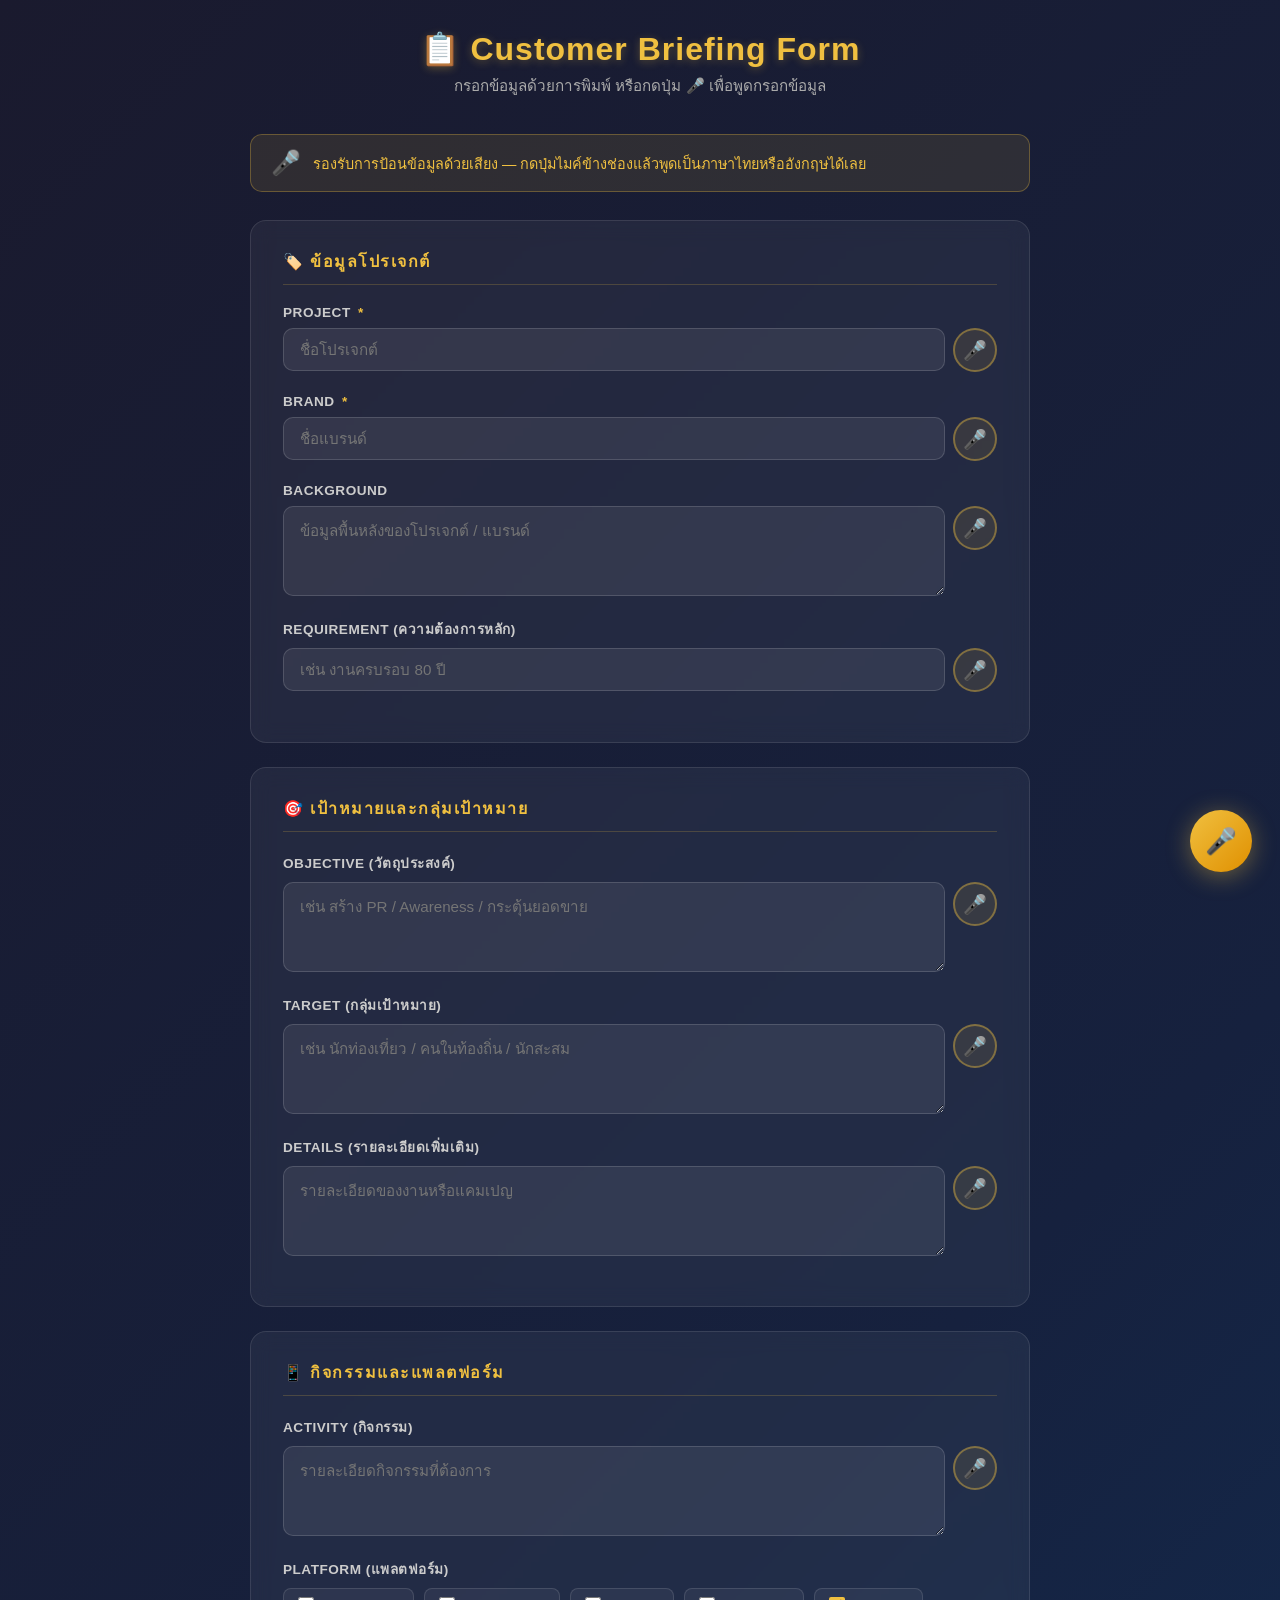
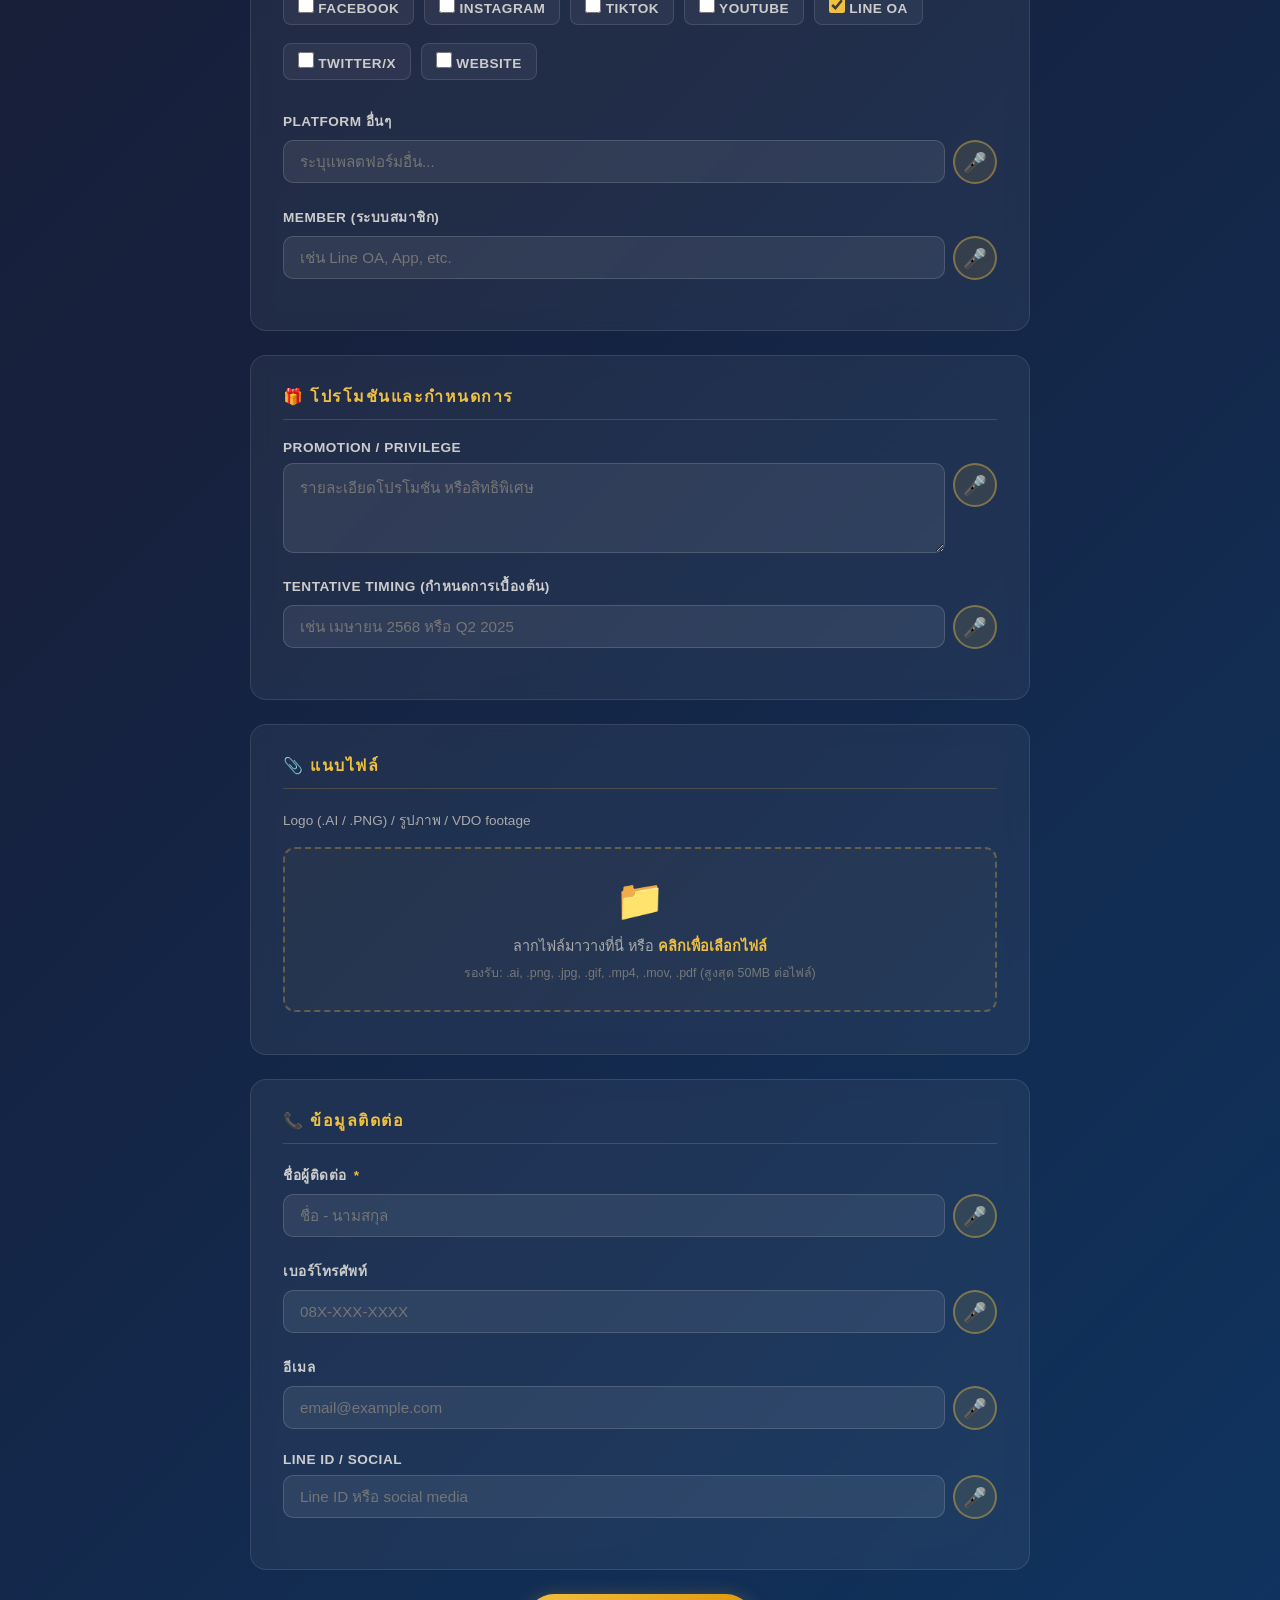
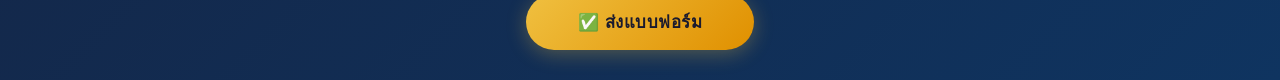
<file: customer-briefing-form.html>
<!DOCTYPE html>
<html lang="th">
<head>
  <meta charset="UTF-8" />
  <meta name="viewport" content="width=device-width, initial-scale=1.0"/>
  <title>Customer Briefing Form</title>
  <style>
    * { box-sizing: border-box; margin: 0; padding: 0; }

    body {
      font-family: 'Sarabun', 'Segoe UI', sans-serif;
      background: linear-gradient(135deg, #1a1a2e 0%, #16213e 50%, #0f3460 100%);
      min-height: 100vh;
      padding: 30px 16px;
      color: #e0e0e0;
    }

    .container {
      max-width: 780px;
      margin: 0 auto;
    }

    .header {
      text-align: center;
      margin-bottom: 36px;
    }

    .header h1 {
      font-size: 2rem;
      font-weight: 700;
      color: #f0c040;
      letter-spacing: 1px;
      text-shadow: 0 2px 8px rgba(240,192,64,0.3);
    }

    .header p {
      color: #aaa;
      margin-top: 6px;
      font-size: 0.95rem;
    }

    .voice-banner {
      background: rgba(240,192,64,0.1);
      border: 1px solid rgba(240,192,64,0.3);
      border-radius: 12px;
      padding: 14px 20px;
      margin-bottom: 28px;
      display: flex;
      align-items: center;
      gap: 12px;
      font-size: 0.9rem;
      color: #f0c040;
    }

    .voice-banner span.icon { font-size: 1.5rem; }

    .card {
      background: rgba(255,255,255,0.05);
      border: 1px solid rgba(255,255,255,0.1);
      border-radius: 16px;
      padding: 28px 32px;
      margin-bottom: 24px;
      backdrop-filter: blur(10px);
    }

    .card-title {
      font-size: 1rem;
      font-weight: 700;
      color: #f0c040;
      text-transform: uppercase;
      letter-spacing: 1.5px;
      margin-bottom: 20px;
      padding-bottom: 10px;
      border-bottom: 1px solid rgba(240,192,64,0.2);
    }

    .field-group {
      margin-bottom: 22px;
    }

    .field-group label {
      display: block;
      font-size: 0.85rem;
      font-weight: 600;
      color: #ccc;
      margin-bottom: 8px;
      text-transform: uppercase;
      letter-spacing: 0.5px;
    }

    .field-group label .required {
      color: #f0c040;
      margin-left: 3px;
    }

    .input-wrap {
      position: relative;
      display: flex;
      align-items: flex-start;
      gap: 8px;
    }

    input[type="text"],
    input[type="tel"],
    input[type="email"],
    input[type="date"],
    textarea,
    select {
      width: 100%;
      background: rgba(255,255,255,0.07);
      border: 1px solid rgba(255,255,255,0.15);
      border-radius: 10px;
      padding: 12px 16px;
      color: #e0e0e0;
      font-size: 0.95rem;
      font-family: inherit;
      transition: border-color 0.2s, background 0.2s;
      outline: none;
      resize: vertical;
    }

    input[type="text"]:focus,
    input[type="tel"]:focus,
    input[type="email"]:focus,
    input[type="date"]:focus,
    textarea:focus,
    select:focus {
      border-color: #f0c040;
      background: rgba(240,192,64,0.07);
    }

    input[type="text"].listening,
    textarea.listening {
      border-color: #e74c3c;
      background: rgba(231,76,60,0.07);
      animation: pulse-border 1s infinite;
    }

    @keyframes pulse-border {
      0%, 100% { border-color: #e74c3c; box-shadow: 0 0 0 0 rgba(231,76,60,0.3); }
      50% { border-color: #ff6b6b; box-shadow: 0 0 0 4px rgba(231,76,60,0.1); }
    }

    textarea { min-height: 90px; }

    select option { background: #1a1a2e; color: #e0e0e0; }

    /* Mic button */
    .mic-btn {
      flex-shrink: 0;
      width: 44px;
      height: 44px;
      border-radius: 50%;
      border: 2px solid rgba(240,192,64,0.4);
      background: rgba(240,192,64,0.1);
      color: #f0c040;
      font-size: 1.2rem;
      cursor: pointer;
      display: flex;
      align-items: center;
      justify-content: center;
      transition: all 0.2s;
      margin-top: 0;
    }

    .mic-btn:hover {
      background: rgba(240,192,64,0.2);
      border-color: #f0c040;
    }

    .mic-btn.active {
      background: rgba(231,76,60,0.25);
      border-color: #e74c3c;
      color: #e74c3c;
      animation: mic-pulse 1s infinite;
    }

    @keyframes mic-pulse {
      0%, 100% { transform: scale(1); }
      50% { transform: scale(1.1); }
    }

    .mic-btn.textarea-mic {
      margin-top: 0;
    }

    /* Status chip */
    .status-chip {
      display: none;
      align-items: center;
      gap: 6px;
      font-size: 0.75rem;
      color: #e74c3c;
      margin-top: 4px;
      padding-left: 4px;
    }

    .status-chip.visible {
      display: flex;
    }

    .dot {
      width: 7px; height: 7px;
      border-radius: 50%;
      background: #e74c3c;
      animation: blink 1s infinite;
    }

    @keyframes blink {
      0%, 100% { opacity: 1; }
      50% { opacity: 0.2; }
    }

    /* Checkbox group */
    .checkbox-group {
      display: flex;
      flex-wrap: wrap;
      gap: 10px;
    }

    .checkbox-label {
      display: flex;
      align-items: center;
      gap: 8px;
      cursor: pointer;
      background: rgba(255,255,255,0.05);
      border: 1px solid rgba(255,255,255,0.12);
      border-radius: 8px;
      padding: 8px 14px;
      font-size: 0.88rem;
      transition: all 0.2s;
    }

    .checkbox-label:hover {
      border-color: rgba(240,192,64,0.4);
      background: rgba(240,192,64,0.07);
    }

    .checkbox-label input[type="checkbox"] {
      accent-color: #f0c040;
      width: 16px;
      height: 16px;
    }

    /* File upload */
    .file-upload-area {
      border: 2px dashed rgba(240,192,64,0.3);
      border-radius: 12px;
      padding: 28px;
      text-align: center;
      cursor: pointer;
      transition: all 0.2s;
      background: rgba(240,192,64,0.03);
    }

    .file-upload-area:hover {
      border-color: #f0c040;
      background: rgba(240,192,64,0.07);
    }

    .file-upload-area.drag-over {
      border-color: #f0c040;
      background: rgba(240,192,64,0.12);
    }

    .file-upload-area .icon { font-size: 2.5rem; margin-bottom: 10px; }
    .file-upload-area p { font-size: 0.9rem; color: #aaa; margin-bottom: 6px; }
    .file-upload-area small { color: #777; font-size: 0.78rem; }

    #fileInput { display: none; }

    .file-list { margin-top: 14px; }
    .file-item {
      display: flex;
      align-items: center;
      justify-content: space-between;
      background: rgba(255,255,255,0.06);
      border-radius: 8px;
      padding: 9px 14px;
      margin-top: 8px;
      font-size: 0.85rem;
    }

    .file-item span { color: #ccc; }
    .file-remove {
      cursor: pointer;
      color: #e74c3c;
      font-size: 1rem;
      background: none;
      border: none;
      padding: 0 4px;
    }

    /* Submit */
    .submit-section {
      text-align: center;
      margin-top: 10px;
    }

    .btn-submit {
      background: linear-gradient(135deg, #f0c040, #e09000);
      color: #1a1a2e;
      border: none;
      border-radius: 50px;
      padding: 15px 52px;
      font-size: 1.05rem;
      font-weight: 700;
      font-family: inherit;
      cursor: pointer;
      letter-spacing: 0.5px;
      transition: all 0.2s;
      box-shadow: 0 4px 20px rgba(240,192,64,0.3);
    }

    .btn-submit:hover {
      transform: translateY(-2px);
      box-shadow: 0 6px 28px rgba(240,192,64,0.45);
    }

    /* Global mic button */
    .global-mic {
      position: fixed;
      bottom: 28px;
      right: 28px;
      width: 62px;
      height: 62px;
      border-radius: 50%;
      background: linear-gradient(135deg, #f0c040, #e09000);
      color: #1a1a2e;
      font-size: 1.6rem;
      border: none;
      cursor: pointer;
      display: flex;
      align-items: center;
      justify-content: center;
      box-shadow: 0 4px 24px rgba(240,192,64,0.4);
      z-index: 999;
      transition: all 0.2s;
    }

    .global-mic:hover { transform: scale(1.08); }
    .global-mic.active {
      background: linear-gradient(135deg, #e74c3c, #c0392b);
      box-shadow: 0 4px 24px rgba(231,76,60,0.5);
      animation: mic-pulse 1s infinite;
    }

    .global-mic-label {
      position: fixed;
      bottom: 100px;
      right: 20px;
      background: rgba(30,30,50,0.95);
      color: #f0c040;
      font-size: 0.78rem;
      border-radius: 8px;
      padding: 6px 12px;
      display: none;
      white-space: nowrap;
      border: 1px solid rgba(240,192,64,0.3);
      z-index: 998;
    }

    .global-mic-label.show { display: block; }

    /* Toast */
    .toast {
      position: fixed;
      top: 24px;
      left: 50%;
      transform: translateX(-50%) translateY(-80px);
      background: rgba(30,30,50,0.97);
      color: #e0e0e0;
      border: 1px solid rgba(240,192,64,0.3);
      border-radius: 12px;
      padding: 12px 24px;
      font-size: 0.9rem;
      z-index: 9999;
      transition: transform 0.3s ease;
      white-space: nowrap;
      max-width: 90vw;
      white-space: normal;
      text-align: center;
    }

    .toast.show {
      transform: translateX(-50%) translateY(0);
    }

    .toast.success { border-color: rgba(46,204,113,0.5); color: #2ecc71; }
    .toast.error { border-color: rgba(231,76,60,0.5); color: #e74c3c; }

    @media (max-width: 600px) {
      .card { padding: 20px 18px; }
      .header h1 { font-size: 1.5rem; }
    }
  </style>
</head>
<body>

<div class="container">
  <div class="header">
    <h1>📋 Customer Briefing Form</h1>
    <p>กรอกข้อมูลด้วยการพิมพ์ หรือกดปุ่ม 🎤 เพื่อพูดกรอกข้อมูล</p>
  </div>

  <div class="voice-banner">
    <span class="icon">🎤</span>
    <span>รองรับการป้อนข้อมูลด้วยเสียง — กดปุ่มไมค์ข้างช่องแล้วพูดเป็นภาษาไทยหรืออังกฤษได้เลย</span>
  </div>

  <form id="briefingForm" novalidate>

    <!-- Section 1: Project Info -->
    <div class="card">
      <div class="card-title">🏷️ ข้อมูลโปรเจกต์</div>

      <div class="field-group">
        <label>Project <span class="required">*</span></label>
        <div class="input-wrap">
          <input type="text" id="project" name="project" placeholder="ชื่อโปรเจกต์" />
          <button type="button" class="mic-btn" data-target="project" title="พูดกรอกข้อมูล">🎤</button>
        </div>
        <div class="status-chip" id="status-project"><div class="dot"></div> กำลังฟัง...</div>
      </div>

      <div class="field-group">
        <label>Brand <span class="required">*</span></label>
        <div class="input-wrap">
          <input type="text" id="brand" name="brand" placeholder="ชื่อแบรนด์" />
          <button type="button" class="mic-btn" data-target="brand" title="พูดกรอกข้อมูล">🎤</button>
        </div>
        <div class="status-chip" id="status-brand"><div class="dot"></div> กำลังฟัง...</div>
      </div>

      <div class="field-group">
        <label>Background</label>
        <div class="input-wrap">
          <textarea id="background" name="background" placeholder="ข้อมูลพื้นหลังของโปรเจกต์ / แบรนด์"></textarea>
          <button type="button" class="mic-btn textarea-mic" data-target="background" title="พูดกรอกข้อมูล">🎤</button>
        </div>
        <div class="status-chip" id="status-background"><div class="dot"></div> กำลังฟัง...</div>
      </div>

      <div class="field-group">
        <label>Requirement (ความต้องการหลัก)</label>
        <div class="input-wrap">
          <input type="text" id="requirement" name="requirement" placeholder="เช่น งานครบรอบ 80 ปี" />
          <button type="button" class="mic-btn" data-target="requirement" title="พูดกรอกข้อมูล">🎤</button>
        </div>
        <div class="status-chip" id="status-requirement"><div class="dot"></div> กำลังฟัง...</div>
      </div>
    </div>

    <!-- Section 2: Strategy -->
    <div class="card">
      <div class="card-title">🎯 เป้าหมายและกลุ่มเป้าหมาย</div>

      <div class="field-group">
        <label>Objective (วัตถุประสงค์)</label>
        <div class="input-wrap">
          <textarea id="objective" name="objective" placeholder="เช่น สร้าง PR / Awareness / กระตุ้นยอดขาย"></textarea>
          <button type="button" class="mic-btn textarea-mic" data-target="objective" title="พูดกรอกข้อมูล">🎤</button>
        </div>
        <div class="status-chip" id="status-objective"><div class="dot"></div> กำลังฟัง...</div>
      </div>

      <div class="field-group">
        <label>Target (กลุ่มเป้าหมาย)</label>
        <div class="input-wrap">
          <textarea id="target" name="target" placeholder="เช่น นักท่องเที่ยว / คนในท้องถิ่น / นักสะสม"></textarea>
          <button type="button" class="mic-btn textarea-mic" data-target="target" title="พูดกรอกข้อมูล">🎤</button>
        </div>
        <div class="status-chip" id="status-target"><div class="dot"></div> กำลังฟัง...</div>
      </div>

      <div class="field-group">
        <label>Details (รายละเอียดเพิ่มเติม)</label>
        <div class="input-wrap">
          <textarea id="details" name="details" placeholder="รายละเอียดของงานหรือแคมเปญ"></textarea>
          <button type="button" class="mic-btn textarea-mic" data-target="details" title="พูดกรอกข้อมูล">🎤</button>
        </div>
        <div class="status-chip" id="status-details"><div class="dot"></div> กำลังฟัง...</div>
      </div>
    </div>

    <!-- Section 3: Activity & Platform -->
    <div class="card">
      <div class="card-title">📱 กิจกรรมและแพลตฟอร์ม</div>

      <div class="field-group">
        <label>Activity (กิจกรรม)</label>
        <div class="input-wrap">
          <textarea id="activity" name="activity" placeholder="รายละเอียดกิจกรรมที่ต้องการ"></textarea>
          <button type="button" class="mic-btn textarea-mic" data-target="activity" title="พูดกรอกข้อมูล">🎤</button>
        </div>
        <div class="status-chip" id="status-activity"><div class="dot"></div> กำลังฟัง...</div>
      </div>

      <div class="field-group">
        <label>Platform (แพลตฟอร์ม)</label>
        <div class="checkbox-group">
          <label class="checkbox-label"><input type="checkbox" name="platform" value="Facebook" /> Facebook</label>
          <label class="checkbox-label"><input type="checkbox" name="platform" value="Instagram" /> Instagram</label>
          <label class="checkbox-label"><input type="checkbox" name="platform" value="TikTok" /> TikTok</label>
          <label class="checkbox-label"><input type="checkbox" name="platform" value="YouTube" /> YouTube</label>
          <label class="checkbox-label"><input type="checkbox" name="platform" value="Line OA" checked /> Line OA</label>
          <label class="checkbox-label"><input type="checkbox" name="platform" value="Twitter/X" /> Twitter/X</label>
          <label class="checkbox-label"><input type="checkbox" name="platform" value="Website" /> Website</label>
        </div>
      </div>

      <div class="field-group">
        <label>Platform อื่นๆ</label>
        <div class="input-wrap">
          <input type="text" id="platformOther" name="platformOther" placeholder="ระบุแพลตฟอร์มอื่น..." />
          <button type="button" class="mic-btn" data-target="platformOther" title="พูดกรอกข้อมูล">🎤</button>
        </div>
        <div class="status-chip" id="status-platformOther"><div class="dot"></div> กำลังฟัง...</div>
      </div>

      <div class="field-group">
        <label>Member (ระบบสมาชิก)</label>
        <div class="input-wrap">
          <input type="text" id="member" name="member" placeholder="เช่น Line OA, App, etc." />
          <button type="button" class="mic-btn" data-target="member" title="พูดกรอกข้อมูล">🎤</button>
        </div>
        <div class="status-chip" id="status-member"><div class="dot"></div> กำลังฟัง...</div>
      </div>
    </div>

    <!-- Section 4: Promotion & Timing -->
    <div class="card">
      <div class="card-title">🎁 โปรโมชันและกำหนดการ</div>

      <div class="field-group">
        <label>Promotion / Privilege</label>
        <div class="input-wrap">
          <textarea id="promotion" name="promotion" placeholder="รายละเอียดโปรโมชัน หรือสิทธิพิเศษ"></textarea>
          <button type="button" class="mic-btn textarea-mic" data-target="promotion" title="พูดกรอกข้อมูล">🎤</button>
        </div>
        <div class="status-chip" id="status-promotion"><div class="dot"></div> กำลังฟัง...</div>
      </div>

      <div class="field-group">
        <label>Tentative Timing (กำหนดการเบื้องต้น)</label>
        <div class="input-wrap">
          <input type="text" id="timing" name="timing" placeholder="เช่น เมษายน 2568 หรือ Q2 2025" />
          <button type="button" class="mic-btn" data-target="timing" title="พูดกรอกข้อมูล">🎤</button>
        </div>
        <div class="status-chip" id="status-timing"><div class="dot"></div> กำลังฟัง...</div>
      </div>
    </div>

    <!-- Section 5: File Upload -->
    <div class="card">
      <div class="card-title">📎 แนบไฟล์</div>
      <p style="font-size:0.85rem; color:#aaa; margin-bottom:16px;">Logo (.AI / .PNG) / รูปภาพ / VDO footage</p>

      <div class="file-upload-area" id="dropZone">
        <div class="icon">📁</div>
        <p>ลากไฟล์มาวางที่นี่ หรือ <strong style="color:#f0c040">คลิกเพื่อเลือกไฟล์</strong></p>
        <small>รองรับ: .ai, .png, .jpg, .gif, .mp4, .mov, .pdf (สูงสุด 50MB ต่อไฟล์)</small>
        <input type="file" id="fileInput" name="files" multiple accept=".ai,.png,.jpg,.jpeg,.gif,.mp4,.mov,.pdf,.svg" />
      </div>

      <div class="file-list" id="fileList"></div>
    </div>

    <!-- Section 6: Contact -->
    <div class="card">
      <div class="card-title">📞 ข้อมูลติดต่อ</div>

      <div class="field-group">
        <label>ชื่อผู้ติดต่อ <span class="required">*</span></label>
        <div class="input-wrap">
          <input type="text" id="contactName" name="contactName" placeholder="ชื่อ - นามสกุล" />
          <button type="button" class="mic-btn" data-target="contactName" title="พูดกรอกข้อมูล">🎤</button>
        </div>
        <div class="status-chip" id="status-contactName"><div class="dot"></div> กำลังฟัง...</div>
      </div>

      <div class="field-group">
        <label>เบอร์โทรศัพท์</label>
        <div class="input-wrap">
          <input type="tel" id="contactPhone" name="contactPhone" placeholder="08X-XXX-XXXX" />
          <button type="button" class="mic-btn" data-target="contactPhone" title="พูดกรอกข้อมูล">🎤</button>
        </div>
        <div class="status-chip" id="status-contactPhone"><div class="dot"></div> กำลังฟัง...</div>
      </div>

      <div class="field-group">
        <label>อีเมล</label>
        <div class="input-wrap">
          <input type="email" id="contactEmail" name="contactEmail" placeholder="email@example.com" />
          <button type="button" class="mic-btn" data-target="contactEmail" title="พูดกรอกข้อมูล">🎤</button>
        </div>
        <div class="status-chip" id="status-contactEmail"><div class="dot"></div> กำลังฟัง...</div>
      </div>

      <div class="field-group">
        <label>Line ID / Social</label>
        <div class="input-wrap">
          <input type="text" id="contactLine" name="contactLine" placeholder="Line ID หรือ social media" />
          <button type="button" class="mic-btn" data-target="contactLine" title="พูดกรอกข้อมูล">🎤</button>
        </div>
        <div class="status-chip" id="status-contactLine"><div class="dot"></div> กำลังฟัง...</div>
      </div>
    </div>

    <!-- Submit -->
    <div class="submit-section">
      <button type="submit" class="btn-submit">✅ ส่งแบบฟอร์ม</button>
    </div>

  </form>
</div>

<!-- Global floating mic -->
<button class="global-mic" id="globalMic" title="เปิด/ปิดโหมดเสียง">🎤</button>
<div class="global-mic-label" id="globalMicLabel">กำลังฟัง...</div>

<!-- Toast -->
<div class="toast" id="toast"></div>

<script>
// ============================================================
// VOICE INPUT ENGINE
// ============================================================
const SpeechRecognition = window.SpeechRecognition || window.webkitSpeechRecognition;
let recognition = null;
let currentTarget = null;
let isListening = false;
let activeBtn = null;

function showToast(msg, type = '') {
  const t = document.getElementById('toast');
  t.textContent = msg;
  t.className = 'toast show ' + type;
  setTimeout(() => { t.className = 'toast'; }, 3200);
}

function setListening(targetId, btn, on) {
  const el = document.getElementById(targetId);
  const statusEl = document.getElementById('status-' + targetId);
  if (on) {
    if (el) el.classList.add('listening');
    if (statusEl) statusEl.classList.add('visible');
    if (btn) btn.classList.add('active');
  } else {
    if (el) el.classList.remove('listening');
    if (statusEl) statusEl.classList.remove('visible');
    if (btn) btn.classList.remove('active');
  }
}

function startRecognition(targetId, btn) {
  if (!SpeechRecognition) {
    showToast('❌ เบราว์เซอร์นี้ไม่รองรับการรับเสียง กรุณาใช้ Chrome', 'error');
    return;
  }

  // Stop if already listening to same target
  if (isListening && currentTarget === targetId) {
    stopRecognition();
    return;
  }

  // Stop any existing session
  if (recognition) {
    recognition.abort();
    if (currentTarget) setListening(currentTarget, activeBtn, false);
  }

  recognition = new SpeechRecognition();
  recognition.lang = 'th-TH';
  recognition.interimResults = true;
  recognition.continuous = false;
  recognition.maxAlternatives = 1;

  currentTarget = targetId;
  activeBtn = btn;
  isListening = true;
  setListening(targetId, btn, true);

  let finalTranscript = '';
  let interimTranscript = '';

  recognition.onresult = (event) => {
    finalTranscript = '';
    interimTranscript = '';
    for (let i = event.resultIndex; i < event.results.length; i++) {
      const t = event.results[i][0].transcript;
      if (event.results[i].isFinal) finalTranscript += t;
      else interimTranscript += t;
    }
    const el = document.getElementById(targetId);
    if (el) {
      const existing = el.dataset.confirmed || '';
      el.value = existing + (finalTranscript || interimTranscript);
    }
  };

  recognition.onend = () => {
    isListening = false;
    setListening(targetId, btn, false);
    const el = document.getElementById(targetId);
    if (el && finalTranscript) {
      el.dataset.confirmed = el.value;
    }
    currentTarget = null;
    activeBtn = null;
  };

  recognition.onerror = (e) => {
    isListening = false;
    setListening(targetId, activeBtn, false);
    currentTarget = null;
    activeBtn = null;
    if (e.error === 'not-allowed') {
      showToast('❌ กรุณาอนุญาตให้ใช้ไมโครโฟน', 'error');
    } else if (e.error !== 'aborted') {
      showToast('⚠️ ไม่ได้ยินเสียง ลองอีกครั้ง', 'error');
    }
  };

  recognition.start();
  showToast('🎤 กำลังฟัง... พูดได้เลย');
}

function stopRecognition() {
  if (recognition) recognition.stop();
}

// Attach mic buttons
document.querySelectorAll('.mic-btn').forEach(btn => {
  btn.addEventListener('click', () => {
    const target = btn.dataset.target;
    startRecognition(target, btn);
  });
});

// Global mic — focuses on whatever field is currently focused or last touched
let lastFocusedField = null;

document.querySelectorAll('input[type="text"], input[type="tel"], input[type="email"], textarea').forEach(el => {
  el.addEventListener('focus', () => { lastFocusedField = el.id; });
});

const globalMic = document.getElementById('globalMic');
const globalMicLabel = document.getElementById('globalMicLabel');

globalMic.addEventListener('click', () => {
  if (isListening) {
    stopRecognition();
    globalMic.classList.remove('active');
    globalMicLabel.classList.remove('show');
    return;
  }
  const target = lastFocusedField || 'project';
  const fieldEl = document.getElementById(target);
  if (fieldEl) fieldEl.focus();
  globalMic.classList.add('active');
  globalMicLabel.classList.add('show');
  startRecognition(target, null);

  const originalOnEnd = () => {
    globalMic.classList.remove('active');
    globalMicLabel.classList.remove('show');
  };
  if (recognition) {
    const prev = recognition.onend;
    recognition.onend = (e) => { prev && prev(e); originalOnEnd(); };
  }
});

// ============================================================
// FILE UPLOAD
// ============================================================
const dropZone = document.getElementById('dropZone');
const fileInput = document.getElementById('fileInput');
const fileList = document.getElementById('fileList');
let uploadedFiles = [];

dropZone.addEventListener('click', () => fileInput.click());

dropZone.addEventListener('dragover', e => {
  e.preventDefault();
  dropZone.classList.add('drag-over');
});

dropZone.addEventListener('dragleave', () => dropZone.classList.remove('drag-over'));

dropZone.addEventListener('drop', e => {
  e.preventDefault();
  dropZone.classList.remove('drag-over');
  handleFiles(e.dataTransfer.files);
});

fileInput.addEventListener('change', () => handleFiles(fileInput.files));

function handleFiles(files) {
  Array.from(files).forEach(f => {
    if (f.size > 50 * 1024 * 1024) {
      showToast(`⚠️ ${f.name} ใหญ่เกิน 50MB`, 'error'); return;
    }
    uploadedFiles.push(f);
    renderFileItem(f);
  });
}

function renderFileItem(file) {
  const size = (file.size / 1024 / 1024).toFixed(2);
  const item = document.createElement('div');
  item.className = 'file-item';
  item.dataset.name = file.name;
  item.innerHTML = `<span>📄 ${file.name} <small style="color:#777">(${size} MB)</small></span>
    <button type="button" class="file-remove" title="ลบ">✕</button>`;
  item.querySelector('.file-remove').addEventListener('click', () => {
    uploadedFiles = uploadedFiles.filter(f => f.name !== file.name);
    item.remove();
  });
  fileList.appendChild(item);
}

// ============================================================
// FORM SUBMIT
// ============================================================
document.getElementById('briefingForm').addEventListener('submit', e => {
  e.preventDefault();
  const project = document.getElementById('project').value.trim();
  const brand = document.getElementById('brand').value.trim();
  const contactName = document.getElementById('contactName').value.trim();
  if (!project || !brand || !contactName) {
    showToast('⚠️ กรุณากรอก Project, Brand และชื่อผู้ติดต่อ', 'error');
    return;
  }
  showToast('✅ ส่งแบบฟอร์มสำเร็จ! ขอบคุณสำหรับข้อมูล', 'success');
  setTimeout(() => {
    // In a real scenario, you would send data to a server here
    console.log('Form submitted', getFormData());
  }, 500);
});

function getFormData() {
  const platforms = [...document.querySelectorAll('input[name="platform"]:checked')].map(c => c.value);
  return {
    project: document.getElementById('project').value,
    brand: document.getElementById('brand').value,
    background: document.getElementById('background').value,
    requirement: document.getElementById('requirement').value,
    objective: document.getElementById('objective').value,
    target: document.getElementById('target').value,
    details: document.getElementById('details').value,
    activity: document.getElementById('activity').value,
    platforms,
    platformOther: document.getElementById('platformOther').value,
    member: document.getElementById('member').value,
    promotion: document.getElementById('promotion').value,
    timing: document.getElementById('timing').value,
    contactName: document.getElementById('contactName').value,
    contactPhone: document.getElementById('contactPhone').value,
    contactEmail: document.getElementById('contactEmail').value,
    contactLine: document.getElementById('contactLine').value,
    files: uploadedFiles.map(f => f.name),
  };
}

// Check browser support on load
window.addEventListener('load', () => {
  if (!SpeechRecognition) {
    document.querySelector('.voice-banner').style.background = 'rgba(231,76,60,0.1)';
    document.querySelector('.voice-banner').style.borderColor = 'rgba(231,76,60,0.3)';
    document.querySelector('.voice-banner span:last-child').textContent =
      '⚠️ เบราว์เซอร์นี้ไม่รองรับการรับเสียง — กรุณาใช้ Google Chrome เพื่อใช้งานฟีเจอร์นี้';
  }
});
</script>
</body>
</html>
</file>
